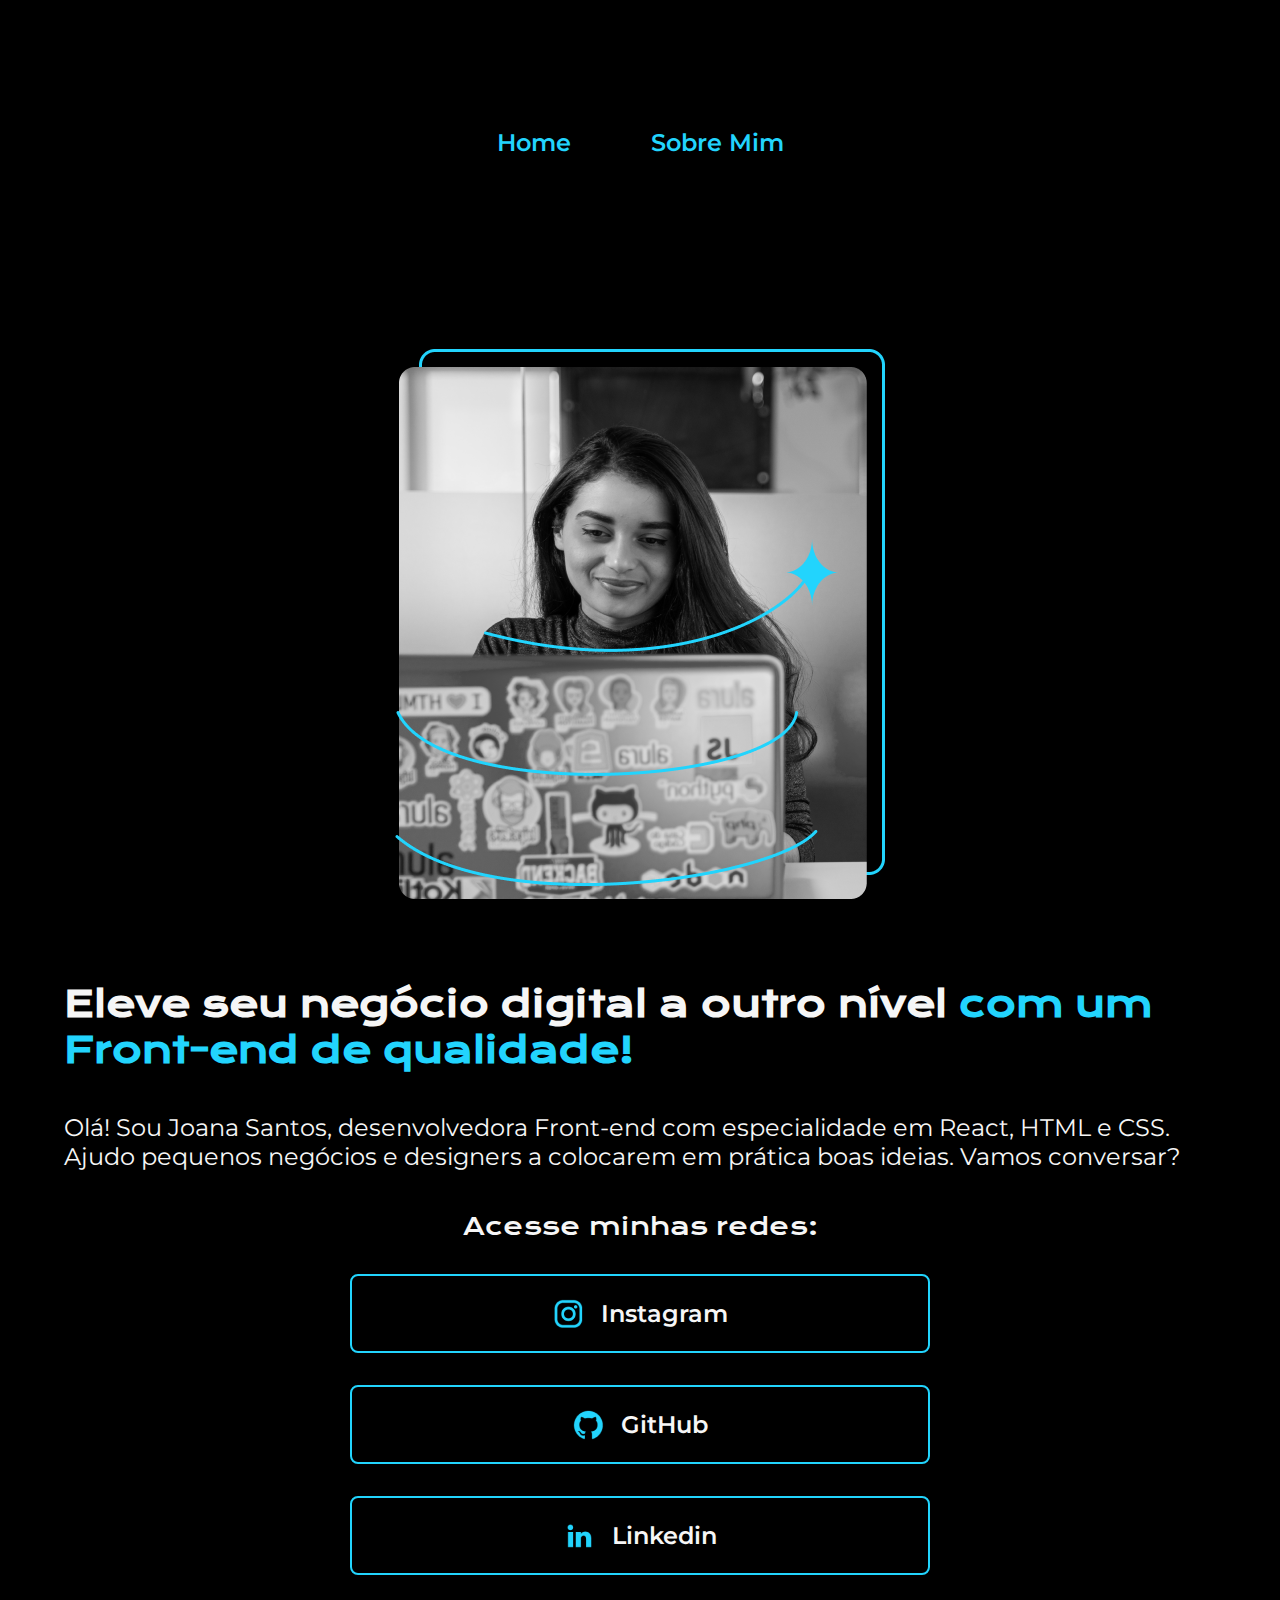
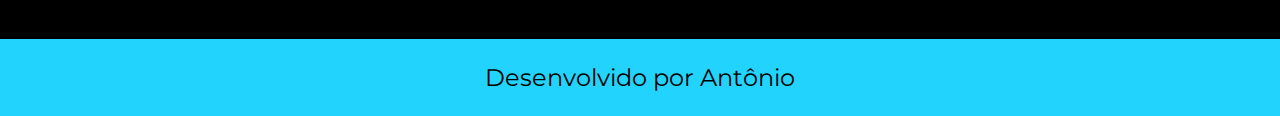
<file: index.html>
<!DOCTYPE html>
<html lang="pt-br">

<head>
    <meta charset="UTF-8">
    <meta http-equiv="X-UA-Compatible" content="IE=edge">
    <meta name="viewport" content="width=device-width, initial-scale=1.0">
    <title>Portifolio</title>
    <link rel="stylesheet" href="./styles/styles.css">
</head>

<body>
    <header><!--cabeçalho-->
        <nav><!--cabeçalho__menu-->
            <a class="cabecalho__menu__link" href="index.html">Home</a>
            <a class="cabecalho__menu__link" href="about.html">Sobre Mim</a>
        </nav>
    </header>
    <main class="apresentacao">

        <section class="apresentacao__conteudo">

            <h1 class="apresentacao__conteudo__titulo">Eleve seu negócio digital a outro nível <span>com um Front-end de
                    qualidade!</span></h1>
            <p class="apresentacao__conteudo__paragrafo">Olá! Sou Joana Santos, desenvolvedora Front-end com
                especialidade em React, HTML e CSS. Ajudo pequenos
                negócios e designers a colocarem em prática boas ideias. Vamos conversar?</p>
            <div class="apresentacao__links">
                <h2 class="apresentacao__links__subtitulo">Acesse minhas redes:</h2>
                <a class="apresentacao__links__link" href="https://instagram.com/antonio_folino.ajf">
                    <img src="./assets/instagram.png" alt="Logo Instagram">
                    Instagram
                </a>
                <a class="apresentacao__links__link" href="https://github.com/guilhermeonrails">
                    <img src="./assets/github.png" alt="Logo GitHub">
                    GitHub
                </a>
                <a class="apresentacao__links__link" href="https://linkedin.com/in/rafaellaballerini">
                    <img src="./assets/linkedin.png" alt="Logo GitHub">
                    Linkedin
                </a>
            </div>

        </section>
        <img class="apresentacao__imagem" src="./assets/Imagem.png" alt="Joana Santos">

    </main>
    <footer>
        <p>Desenvolvido por Antônio</p>
    </footer>
</body>

</html>
</file>
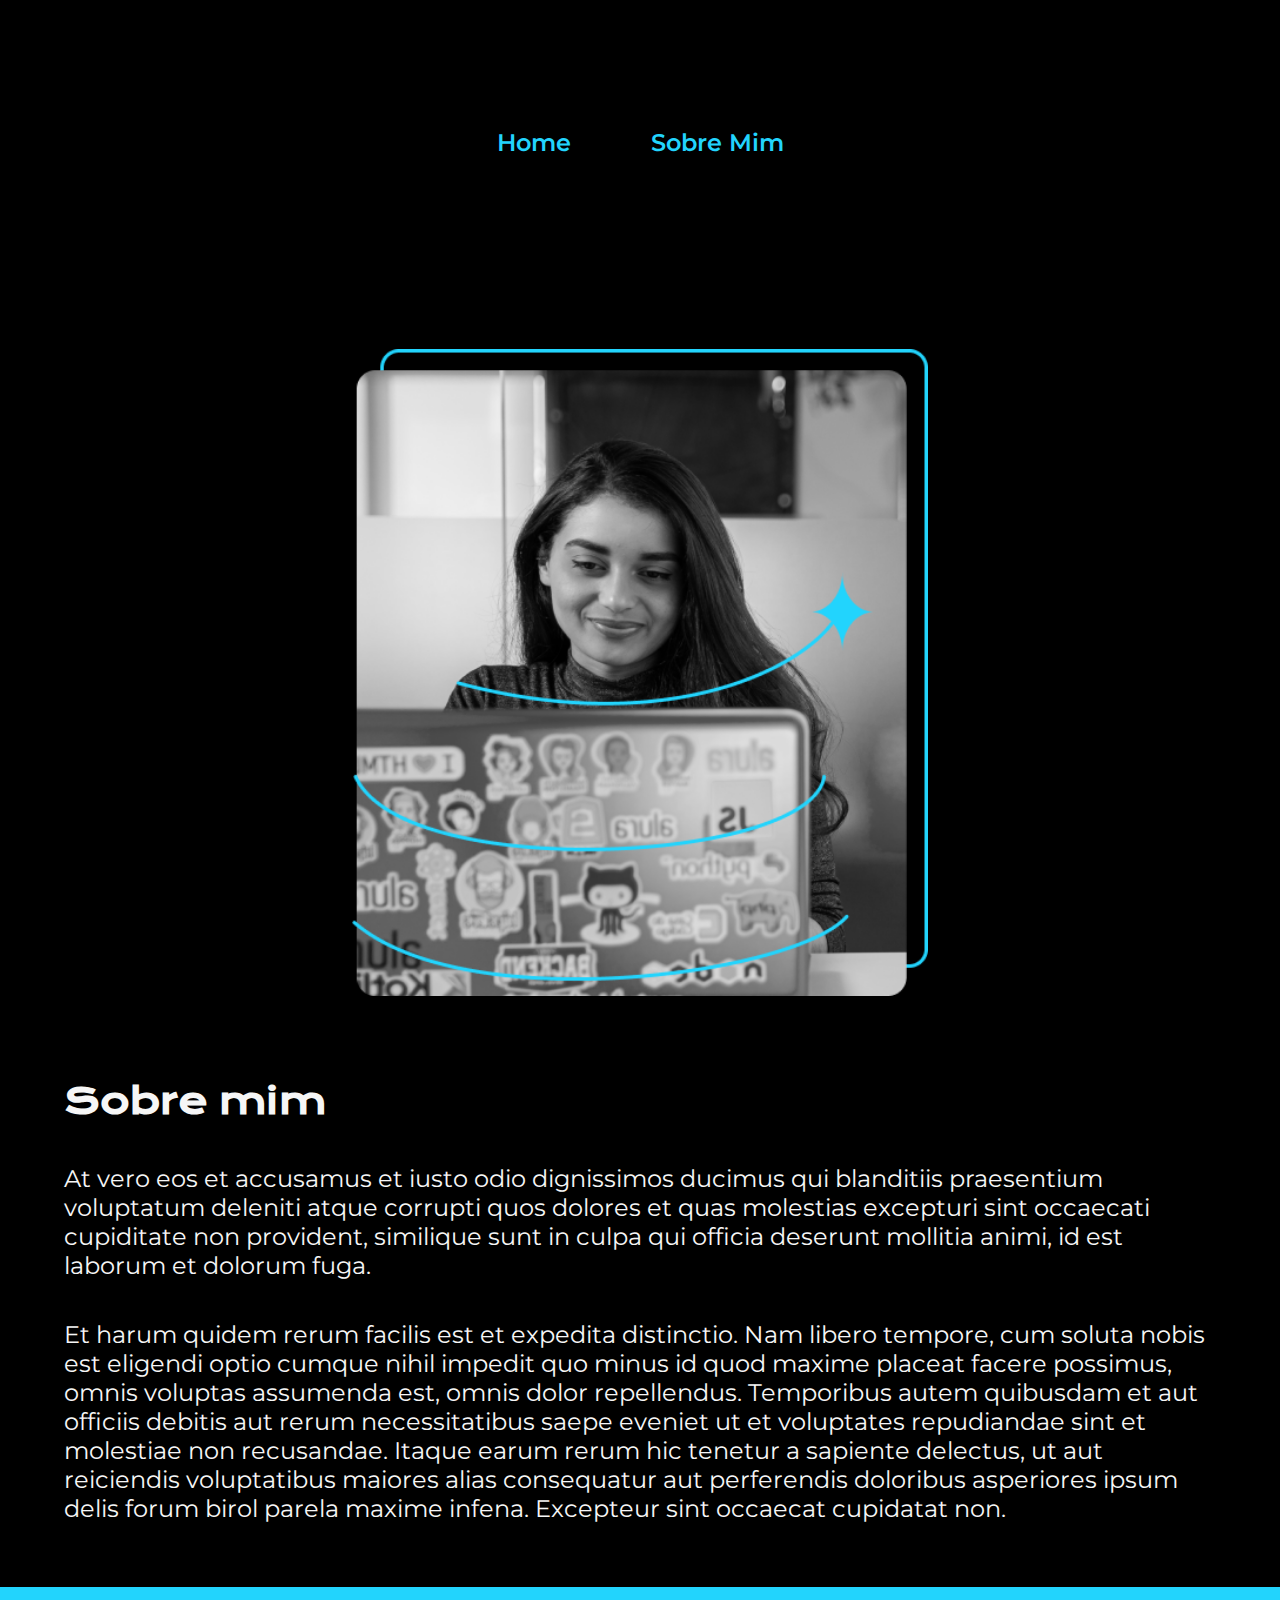
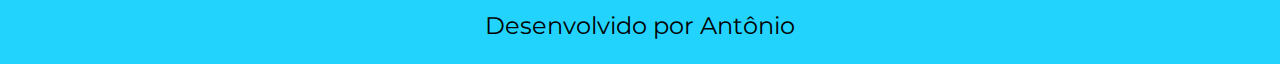
<file: about.html>
<!DOCTYPE html>
<html lang="pt-br">

<head>
    <meta charset="UTF-8">
    <meta name="viewport" content="width=device-width, initial-scale=1.0">
    <title>Sobre Mim</title>
    <link rel="stylesheet" href="./styles/styles.css">
</head>

<body>
    <header><!--cabeçalho-->
        <nav><!--cabeçalho__menu-->
            <a class="cabecalho__menu__link" href="index.html">Home</a>
            <a class="cabecalho__menu__link" href="about.html">Sobre Mim</a>
        </nav>
    </header>

    <main class="apresentacao">
        <section class="apresentacao__conteudo">
            <h1 class="apresentacao__conteudo__titulo">Sobre mim</h1>
            <p class="apresentacao__conteudo__paragrafo">At vero eos et accusamus et iusto odio dignissimos ducimus qui blanditiis praesentium voluptatum deleniti atque corrupti quos dolores et quas molestias excepturi sint occaecati cupiditate non provident, similique sunt in culpa qui officia deserunt mollitia animi, id est laborum et dolorum fuga.</p>

            <p class="apresentacao__conteudo__paragrafo">Et harum quidem rerum facilis est et expedita distinctio. Nam libero tempore, cum soluta nobis est eligendi optio cumque nihil impedit quo minus id quod maxime placeat facere possimus, omnis voluptas assumenda est, omnis dolor repellendus. Temporibus autem quibusdam et aut officiis debitis aut rerum necessitatibus saepe eveniet ut et voluptates repudiandae sint et molestiae non recusandae. Itaque earum rerum hic tenetur a sapiente delectus, ut aut reiciendis voluptatibus maiores alias consequatur aut perferendis doloribus asperiores ipsum delis forum birol parela maxime infena. Excepteur sint occaecat cupidatat non.</p>
        </section>
        <img class="imagem" src="./assets/Imagem.png" alt="Joana Santos">
    </main>

    <footer>
        <p>Desenvolvido por Antônio</p>
    </footer>
</body>

</html>
</file>
<file: styles/styles.css>
@import url('https://fonts.googleapis.com/css2?family=Krona+One&display=swap');
@import url('https://fonts.googleapis.com/css2?family=Montserrat:ital,wght@0,100..900;1,100..900&display=swap');

:root{
    --cor-fundo: #000000;
    --cor-primaria: #F6F6F6;
    --cor-secundaria: #22D4FD;
    --cor-hover: #272727;
}



*{
    margin: 0;
    padding: 0;
}

body {
    /* height: 100vh; */
    box-sizing: border-box;
    background-color: var(--cor-fundo);
    color: var(--cor-primaria);
}

header{
    padding: 2% 0% 0% 15%;  
}

nav{
    display: flex;
    gap:80px;
}

.cabecalho__menu__link{
    font-family: "Montserrat", sans-serif;
    color: var(--cor-secundaria);
    font-weight: 600;
    font-size: 1.5rem;
    text-decoration: none;
}

span {
    color: var(--cor-secundaria);
}
.apresentacao{
    padding: 5% 15%;
    display: flex;
    align-items: center;
    justify-content: space-between;
    gap:82px;
}

.apresentacao__conteudo{
    width: 50%;
    display:flex;
    flex-direction: column;
    gap: 40px
}

.apresentacao__conteudo__titulo{
    font-size: 2.25rem;
    font-family: "Krona One", sans-serif;
}

.apresentacao__conteudo__paragrafo{
    font-size: 1.5rem;
    font-family: "Montserrat", sans-serif;
    font-weight: 400;
}

.apresentacao__links__subtitulo{
    font-family: "Krona One", sans-serif;
    font-weight: 400;
    font-size: 1.5rem;
}

.apresentacao__links{
    display: flex;
    flex-direction: column;
    align-items: center; /*Centraliza os elementos da div*/
    justify-content:space-between;
    gap: 32px;/*espaçamento entre os elementos, de acordo com a flex direction*/
}

.apresentacao__links__link {
    border: 2px solid var(--cor-secundaria);
    width: 50%;
    text-align: center;
    border-radius: 8px;
    font-size: 1.5rem;
    padding-top: 21.5px;
    padding-bottom: 21.5px;
    text-decoration: none;
    color: var(--cor-primaria);
    font-weight: 600;
    font-family: "Montserrat", sans-serif;

    display: flex;
    justify-content: center;
    gap:16px;
    align-items: center;
}

.apresentacao__links__link:hover{
    background-color: var(--cor-hover);
}

.imagem{
    width: 50%;
}

footer{
    padding: 24px;
    color: var(--cor-fundo);
    background-color: var(--cor-secundaria);
    text-align: center;
    font-family: "Montserrat", sans-serif;
    font-size: 1.5rem;
    
}

@media (max-width: 1350px){

    header{
        padding: 10% 
    }

    nav{
        justify-content: center;
    }

    .apresentacao{
        flex-direction: column-reverse;
        padding: 5%
    }

    .apresentacao__conteudo{
        width: auto;
    }
}
</file>
